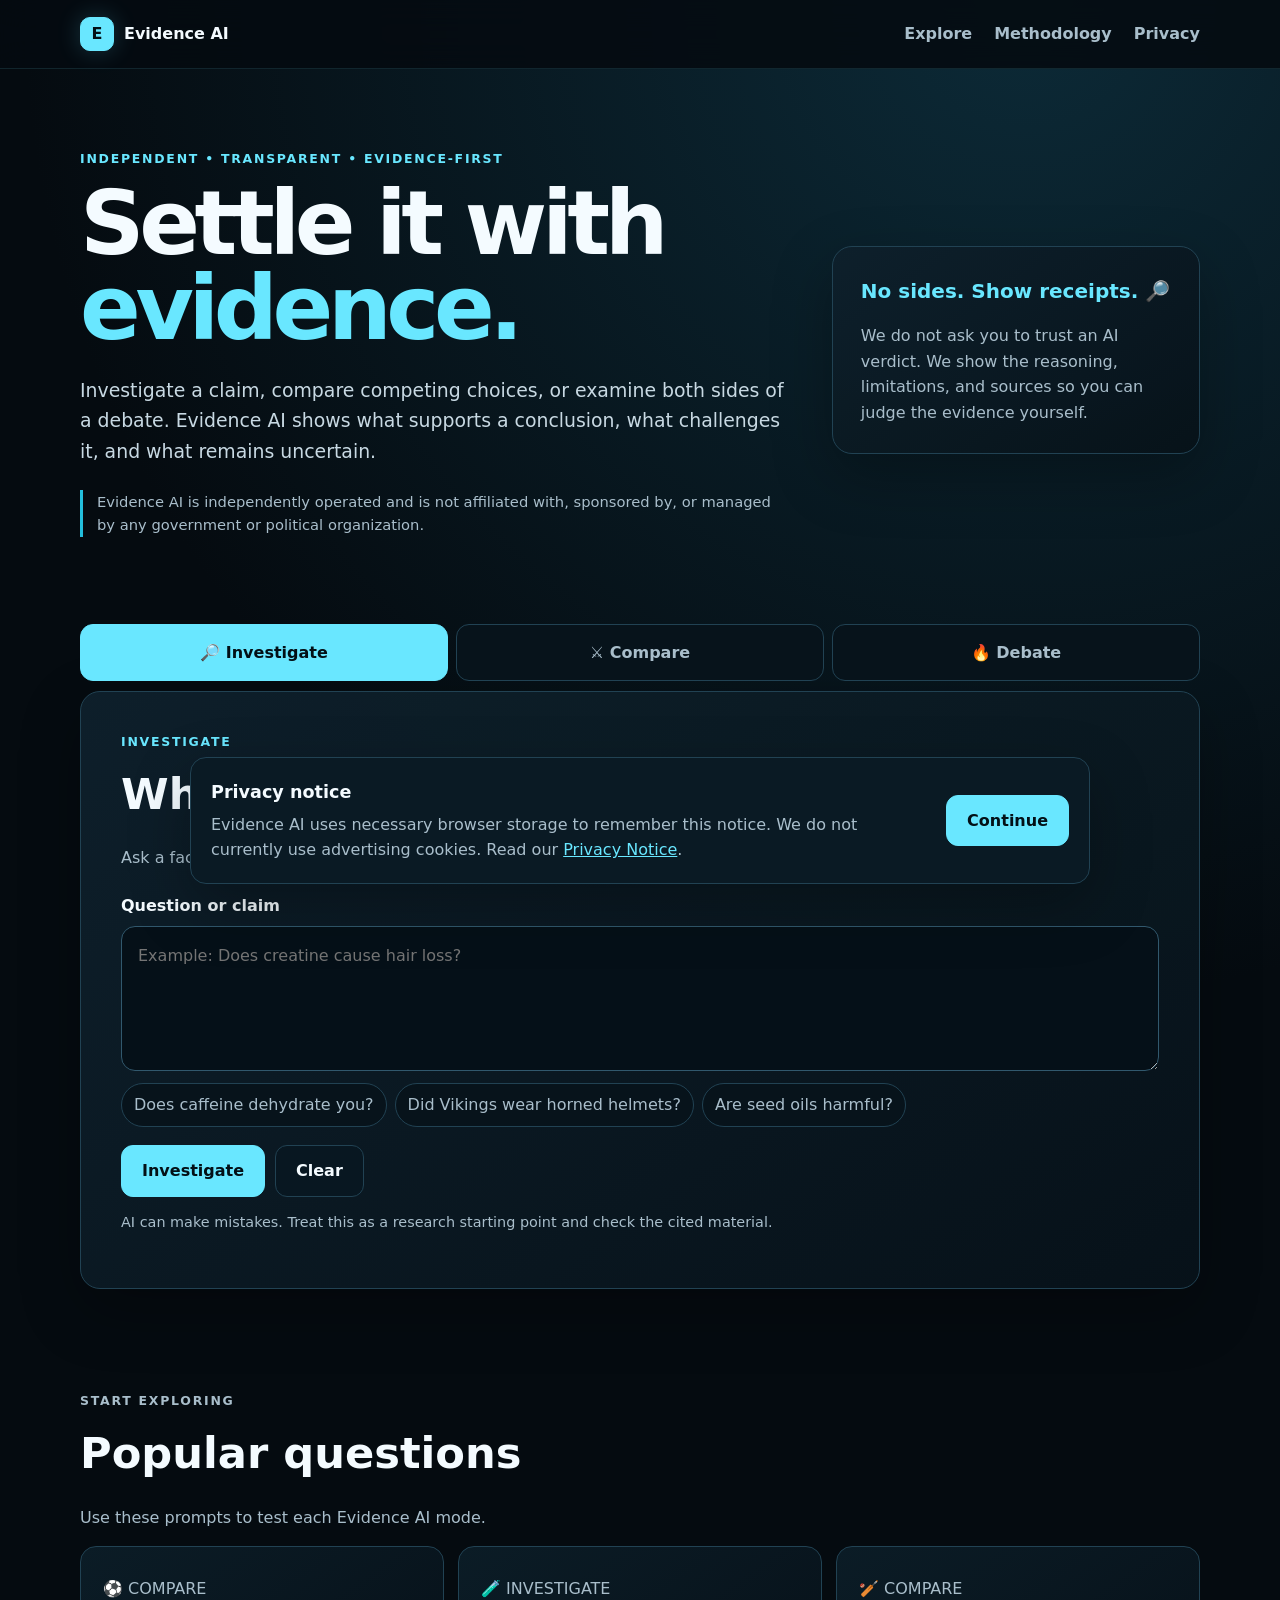
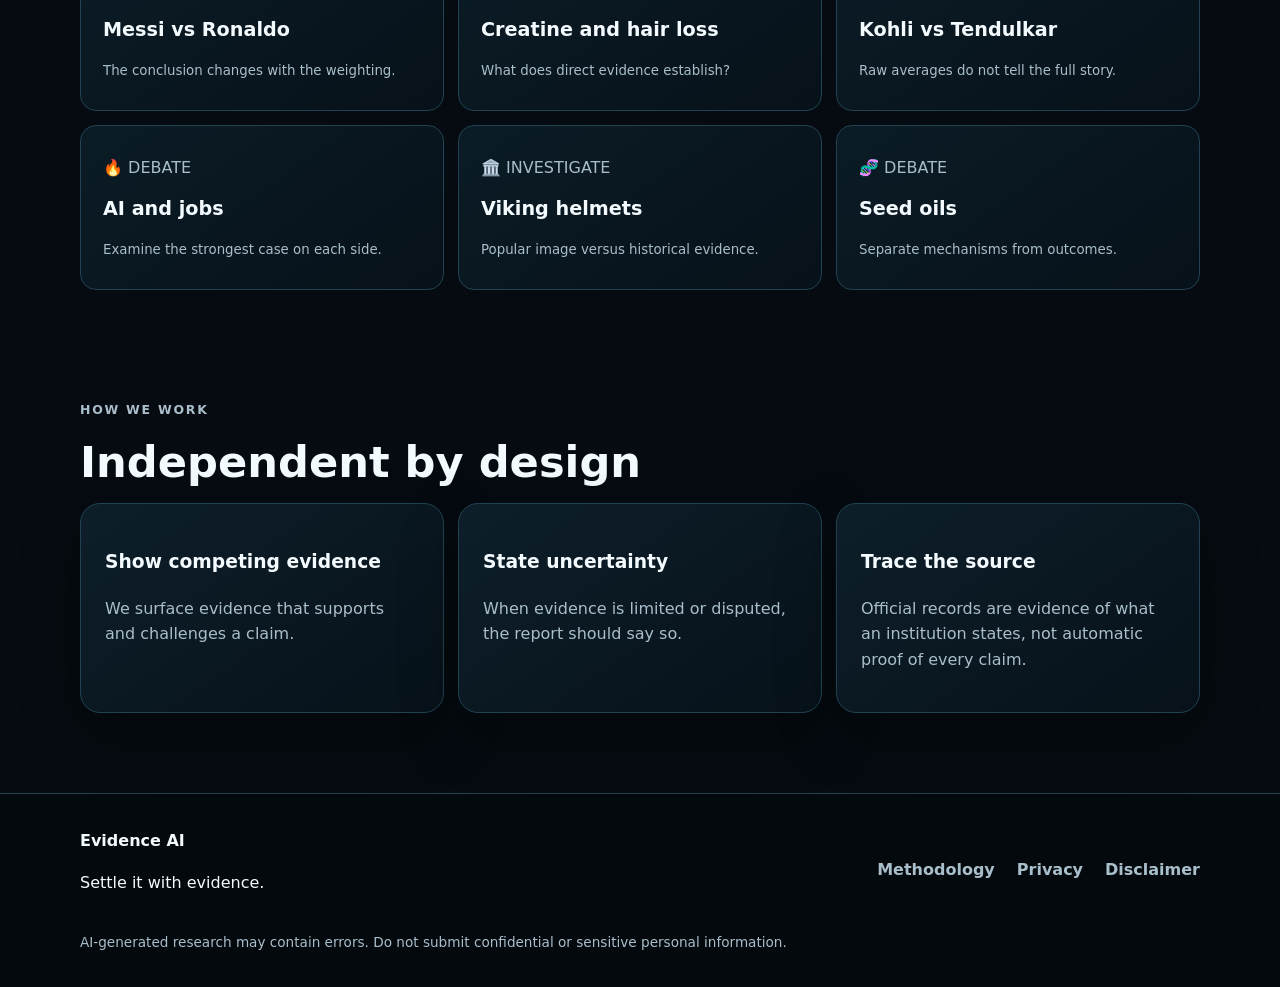
<file: index.html>
<!doctype html>
<html lang="en">
<head>
  <meta charset="utf-8">
  <meta name="viewport" content="width=device-width, initial-scale=1">
  <meta name="description" content="Investigate claims, compare competing ideas, and examine debates with transparent evidence.">
  <meta property="og:title" content="Evidence AI - Settle it with evidence">
  <meta property="og:description" content="Independent, transparent, evidence-first investigations.">
  <title>Evidence AI - Settle it with evidence</title>
  <link rel="stylesheet" href="/style.css?v=40">
</head>
<body>
<header class="site-header">
  <div class="wrap nav-wrap">
    <a class="brand" href="/" aria-label="Evidence AI home"><span class="brand-mark">E</span><span>Evidence AI</span></a>
    <nav aria-label="Main navigation"><a href="#explore">Explore</a><a href="/methodology.html">Methodology</a><a href="/privacy.html">Privacy</a></nav>
  </div>
</header>
<main>
  <section class="hero"><div class="wrap hero-grid">
    <div>
      <p class="eyebrow">INDEPENDENT • TRANSPARENT • EVIDENCE-FIRST</p>
      <h1>Settle it with <span>evidence.</span></h1>
      <p class="intro">Investigate a claim, compare competing choices, or examine both sides of a debate. Evidence AI shows what supports a conclusion, what challenges it, and what remains uncertain.</p>
      <p class="independence">Evidence AI is independently operated and is not affiliated with, sponsored by, or managed by any government or political organization.</p>
    </div>
    <div class="hero-card"><strong>No sides. Show receipts. 🔎</strong><p>We do not ask you to trust an AI verdict. We show the reasoning, limitations, and sources so you can judge the evidence yourself.</p></div>
  </div></section>

  <section class="wrap workspace" id="explore">
    <div class="mode-tabs" role="tablist" aria-label="Research mode">
      <button class="mode-tab active" data-mode="investigate" role="tab" aria-selected="true" type="button">🔎 Investigate</button>
      <button class="mode-tab" data-mode="compare" role="tab" aria-selected="false" type="button">⚔️ Compare</button>
      <button class="mode-tab" data-mode="debate" role="tab" aria-selected="false" type="button">🔥 Debate</button>
    </div>
    <section class="panel ask-panel" aria-labelledby="ask-title">
      <div class="mode-copy"><p class="eyebrow" id="modeEyebrow">INVESTIGATE</p><h2 id="ask-title">What do you want to examine?</h2><p id="modeDescription">Ask a factual question or enter a claim. Evidence AI will separate support, challenge, uncertainty, and limitations.</p></div>
      <label for="question">Question or claim</label>
      <textarea id="question" maxlength="1000" placeholder="Example: Does creatine cause hair loss?"></textarea>
      <div class="examples" id="examples"><button type="button">Does caffeine dehydrate you?</button><button type="button">Did Vikings wear horned helmets?</button><button type="button">Are seed oils harmful?</button></div>
      <div class="actions"><button id="askButton" class="primary" type="button">Investigate</button><button id="clearButton" class="secondary" type="button">Clear</button></div>
      <p class="button-help">AI can make mistakes. Treat this as a research starting point and check the cited material.</p>
      <span id="message" role="status" aria-live="polite"></span>
    </section>

    <section id="answerCard" class="panel report hidden" aria-labelledby="report-title">
      <div class="report-top"><div><p class="eyebrow">EVIDENCE REPORT</p><h2 id="report-title">Assessment</h2></div><span id="sourceBadge" class="source-badge"></span></div>
      <div class="verdict-card"><span>VERDICT</span><strong id="verdict">Assessment available</strong><div class="quality-row"><span class="quality-label">EVIDENCE QUALITY</span><strong id="evidenceQuality">Not assessed</strong></div><p id="summary"></p></div>
      <div class="report-grid">
        <section><h3>What supports it</h3><ul id="supports"></ul></section>
        <section><h3>What challenges it</h3><ul id="challenges"></ul></section>
        <section><h3>What remains uncertain</h3><ul id="uncertainties"></ul></section>
        <section><h3>Limitations</h3><ul id="limitations"></ul></section>
      </div>
      <section id="sourcesSection" class="sources-section"><h3>Sources and further reading</h3><div id="sourcesList"></div><p id="sourceNotice" class="notice"></p></section>
      <div class="report-actions"><button id="copyButton" class="secondary" type="button">Copy summary</button><button id="shareButton" class="secondary" type="button">Share</button><button id="downloadPdfButton" class="secondary pdf-button" type="button">⬇ Download PDF</button></div>
    </section>
  </section>

  <section class="wrap launch-library"><div class="section-heading"><p class="eyebrow">START EXPLORING</p><h2>Popular questions</h2><p>Use these prompts to test each Evidence AI mode.</p></div><div class="topic-grid">
    <button class="topic" type="button" data-mode="compare" data-question="Messi vs Ronaldo: who had the stronger career, and how does the answer change by criteria?"><span>⚽ COMPARE</span><strong>Messi vs Ronaldo</strong><small>The conclusion changes with the weighting.</small></button>
    <button class="topic" type="button" data-mode="investigate" data-question="Does creatine cause hair loss?"><span>🧪 INVESTIGATE</span><strong>Creatine and hair loss</strong><small>What does direct evidence establish?</small></button>
    <button class="topic" type="button" data-mode="compare" data-question="Kohli vs Tendulkar: compare their careers while accounting for era and conditions."><span>🏏 COMPARE</span><strong>Kohli vs Tendulkar</strong><small>Raw averages do not tell the full story.</small></button>
    <button class="topic" type="button" data-mode="debate" data-question="Will artificial intelligence eliminate more jobs than it creates?"><span>🔥 DEBATE</span><strong>AI and jobs</strong><small>Examine the strongest case on each side.</small></button>
    <button class="topic" type="button" data-mode="investigate" data-question="Did Vikings commonly wear horned helmets?"><span>🏛️ INVESTIGATE</span><strong>Viking helmets</strong><small>Popular image versus historical evidence.</small></button>
    <button class="topic" type="button" data-mode="debate" data-question="Are seed oils harmful to human health?"><span>🧬 DEBATE</span><strong>Seed oils</strong><small>Separate mechanisms from outcomes.</small></button>
  </div></section>

  <section class="wrap principles"><div class="section-heading"><p class="eyebrow">HOW WE WORK</p><h2>Independent by design</h2></div><div class="principle-grid"><article><h3>Show competing evidence</h3><p>We surface evidence that supports and challenges a claim.</p></article><article><h3>State uncertainty</h3><p>When evidence is limited or disputed, the report should say so.</p></article><article><h3>Trace the source</h3><p>Official records are evidence of what an institution states, not automatic proof of every claim.</p></article></div></section>
</main>
<footer><div class="wrap footer-grid"><div><strong>Evidence AI</strong><p>Settle it with evidence.</p></div><nav aria-label="Footer"><a href="/methodology.html">Methodology</a><a href="/privacy.html">Privacy</a><a href="/disclaimer.html">Disclaimer</a></nav></div><div class="wrap legal">AI-generated research may contain errors. Do not submit confidential or sensitive personal information.</div></footer>
<div id="cookieNotice" class="cookie-notice hidden" role="dialog" aria-labelledby="cookieTitle" aria-describedby="cookieDescription"><div><h2 id="cookieTitle">Privacy notice</h2><p id="cookieDescription">Evidence AI uses necessary browser storage to remember this notice. We do not currently use advertising cookies. Read our <a href="/privacy.html">Privacy Notice</a>.</p></div><button id="acceptCookies" type="button">Continue</button></div>
<script src="/app.js?v=40" defer></script>
</body>
</html>
</file>
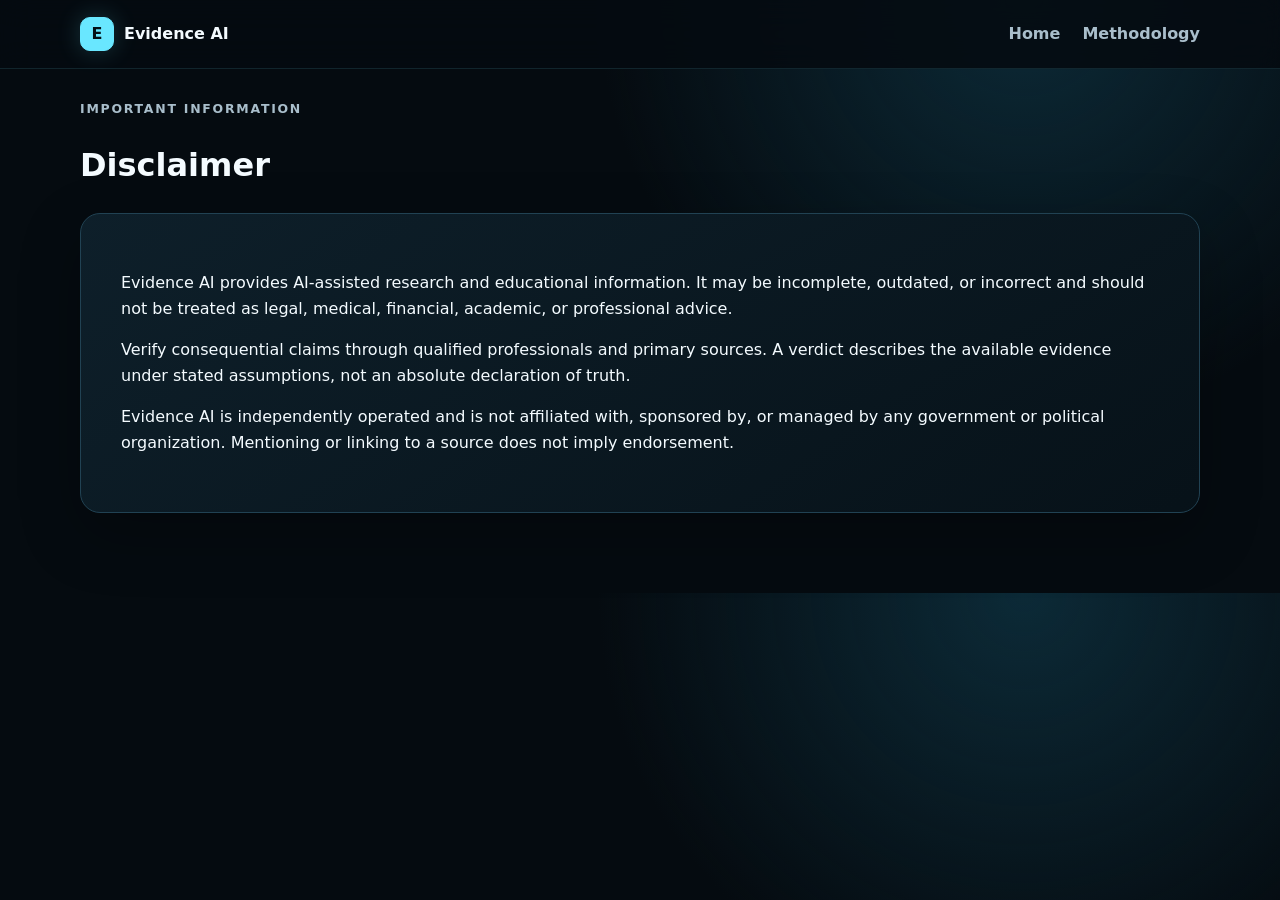
<file: disclaimer.html>
<!doctype html><html lang="en"><head><meta charset="utf-8"><meta name="viewport" content="width=device-width,initial-scale=1"><title>Disclaimer | Evidence AI</title><link rel="stylesheet" href="/style.css?v=10"></head><body><header class="site-header"><div class="wrap nav-wrap"><a class="brand" href="/"><span class="brand-mark">E</span><span>Evidence AI</span></a><nav><a href="/">Home</a><a href="/methodology.html">Methodology</a></nav></div></header><main class="wrap launch-library"><div class="section-heading"><p class="eyebrow">IMPORTANT INFORMATION</p><h1>Disclaimer</h1></div><article class="panel"><p>Evidence AI provides AI-assisted research and educational information. It may be incomplete, outdated, or incorrect and should not be treated as legal, medical, financial, academic, or professional advice.</p><p>Verify consequential claims through qualified professionals and primary sources. A verdict describes the available evidence under stated assumptions, not an absolute declaration of truth.</p><p>Evidence AI is independently operated and is not affiliated with, sponsored by, or managed by any government or political organization. Mentioning or linking to a source does not imply endorsement.</p></article></main></body></html>
</file>
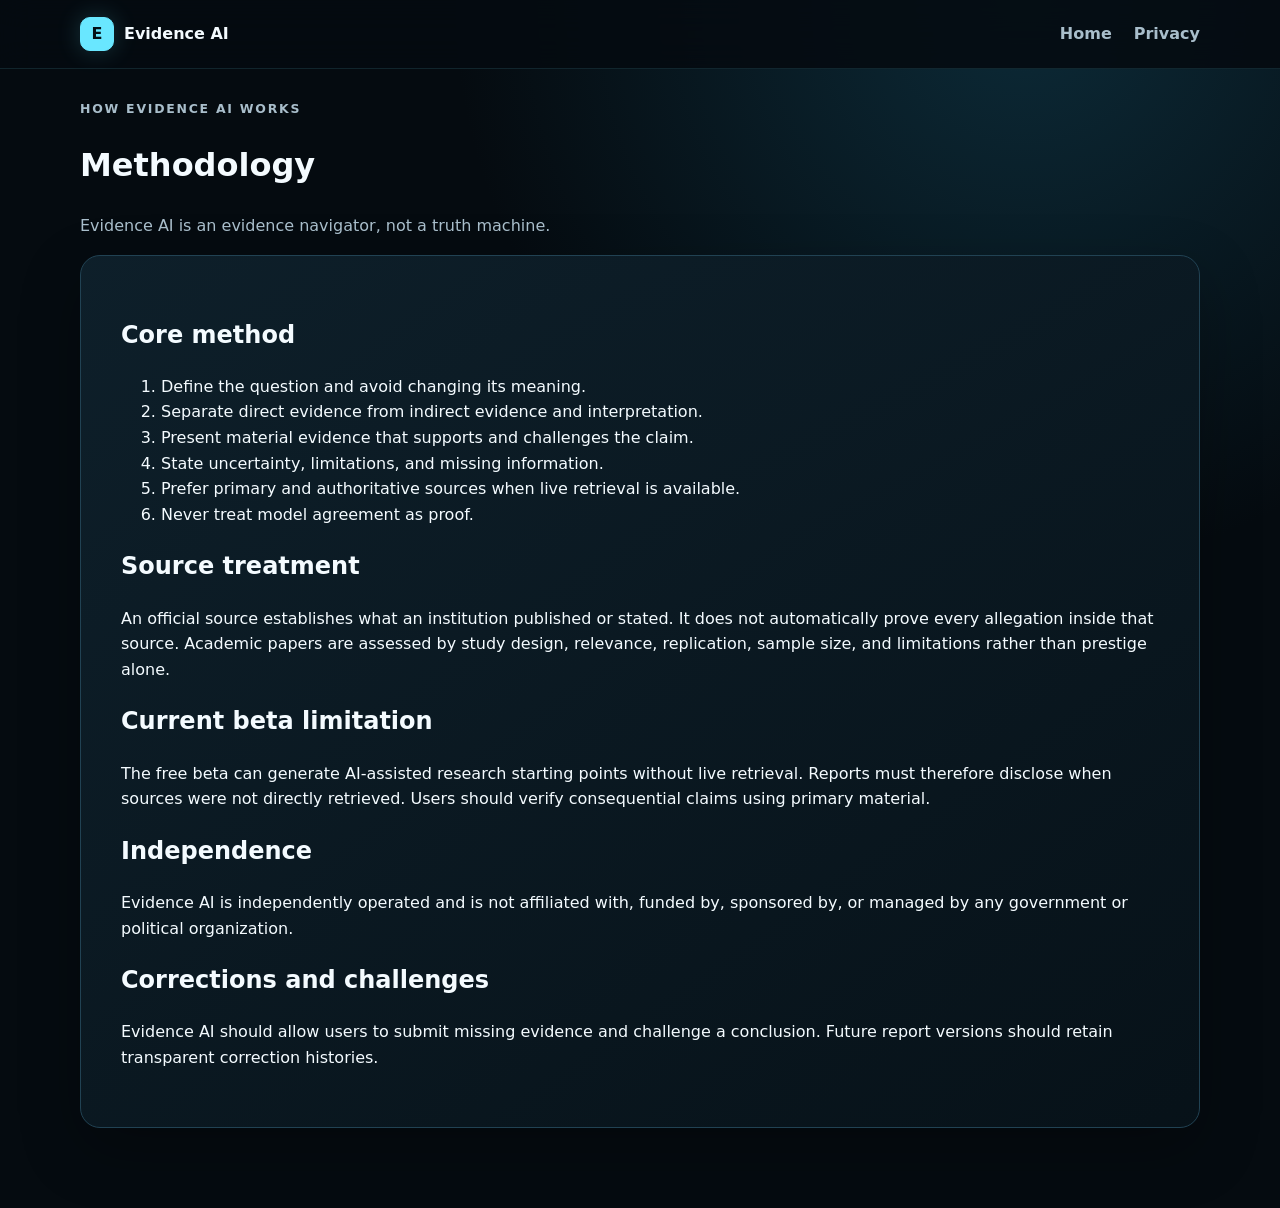
<file: methodology.html>
<!doctype html><html lang="en"><head><meta charset="utf-8"><meta name="viewport" content="width=device-width,initial-scale=1"><title>Methodology | Evidence AI</title><link rel="stylesheet" href="/style.css?v=10"></head><body><header class="site-header"><div class="wrap nav-wrap"><a class="brand" href="/"><span class="brand-mark">E</span><span>Evidence AI</span></a><nav><a href="/">Home</a><a href="/privacy.html">Privacy</a></nav></div></header><main class="wrap launch-library"><div class="section-heading"><p class="eyebrow">HOW EVIDENCE AI WORKS</p><h1>Methodology</h1><p>Evidence AI is an evidence navigator, not a truth machine.</p></div><article class="panel"><h2>Core method</h2><ol><li>Define the question and avoid changing its meaning.</li><li>Separate direct evidence from indirect evidence and interpretation.</li><li>Present material evidence that supports and challenges the claim.</li><li>State uncertainty, limitations, and missing information.</li><li>Prefer primary and authoritative sources when live retrieval is available.</li><li>Never treat model agreement as proof.</li></ol><h2>Source treatment</h2><p>An official source establishes what an institution published or stated. It does not automatically prove every allegation inside that source. Academic papers are assessed by study design, relevance, replication, sample size, and limitations rather than prestige alone.</p><h2>Current beta limitation</h2><p>The free beta can generate AI-assisted research starting points without live retrieval. Reports must therefore disclose when sources were not directly retrieved. Users should verify consequential claims using primary material.</p><h2>Independence</h2><p>Evidence AI is independently operated and is not affiliated with, funded by, sponsored by, or managed by any government or political organization.</p><h2>Corrections and challenges</h2><p>Evidence AI should allow users to submit missing evidence and challenge a conclusion. Future report versions should retain transparent correction histories.</p></article></main></body></html>
</file>
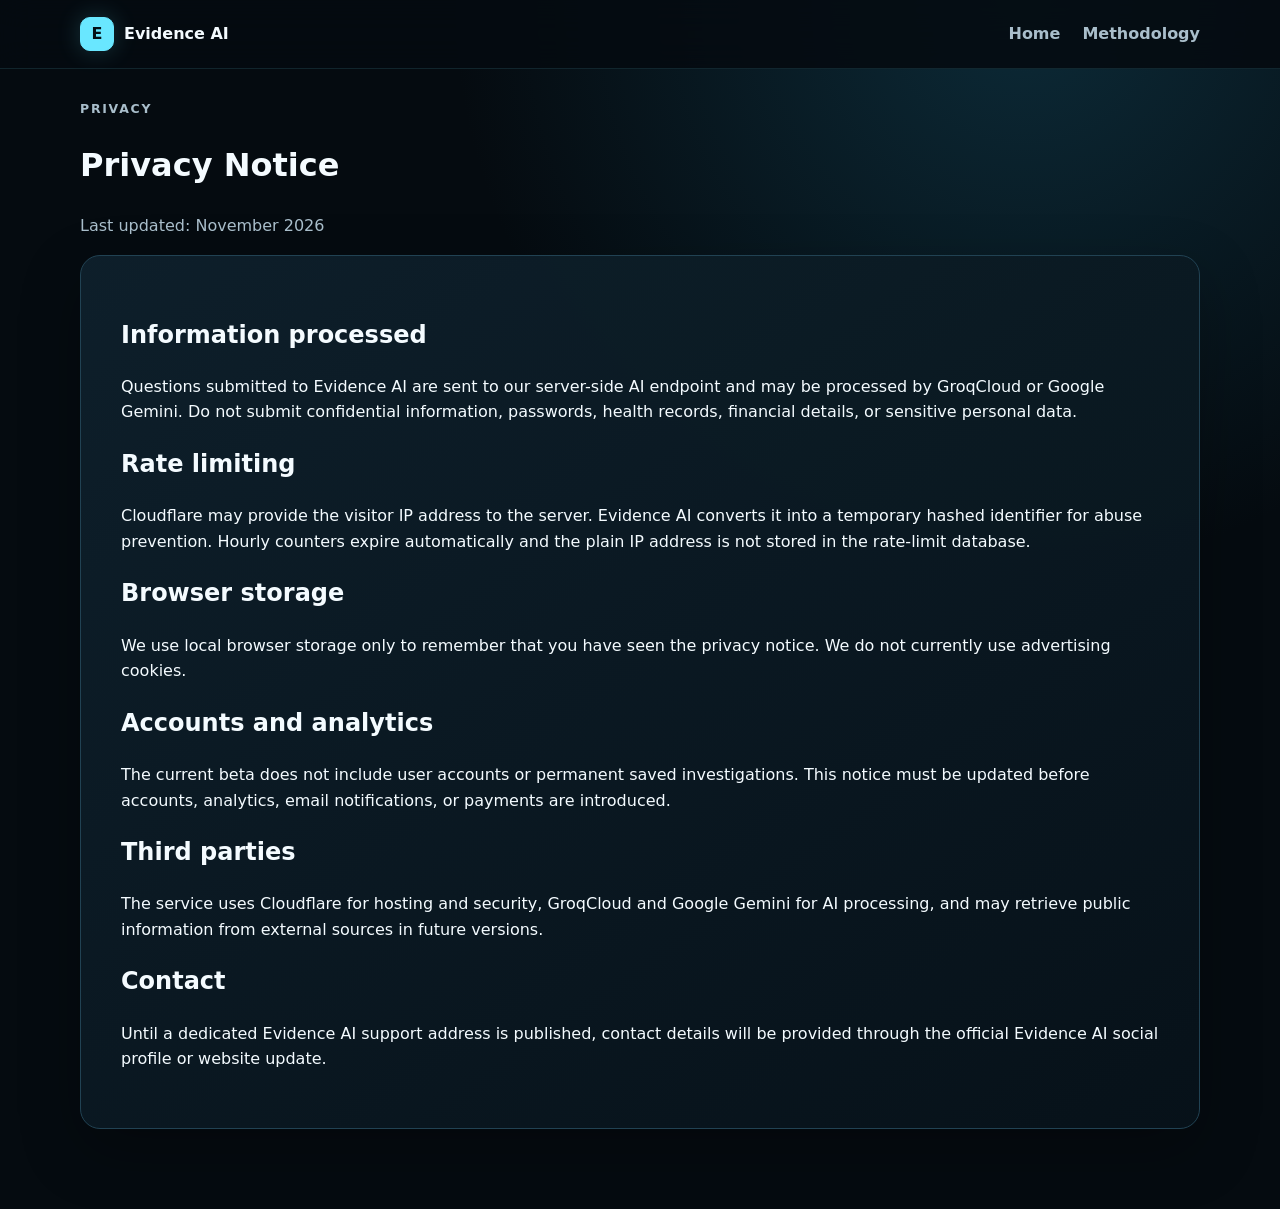
<file: privacy.html>
<!doctype html><html lang="en"><head><meta charset="utf-8"><meta name="viewport" content="width=device-width,initial-scale=1"><title>Privacy | Evidence AI</title><link rel="stylesheet" href="/style.css?v=10"></head><body><header class="site-header"><div class="wrap nav-wrap"><a class="brand" href="/"><span class="brand-mark">E</span><span>Evidence AI</span></a><nav><a href="/">Home</a><a href="/methodology.html">Methodology</a></nav></div></header><main class="wrap launch-library"><div class="section-heading"><p class="eyebrow">PRIVACY</p><h1>Privacy Notice</h1><p>Last updated: November 2026</p></div><article class="panel"><h2>Information processed</h2><p>Questions submitted to Evidence AI are sent to our server-side AI endpoint and may be processed by GroqCloud or Google Gemini. Do not submit confidential information, passwords, health records, financial details, or sensitive personal data.</p><h2>Rate limiting</h2><p>Cloudflare may provide the visitor IP address to the server. Evidence AI converts it into a temporary hashed identifier for abuse prevention. Hourly counters expire automatically and the plain IP address is not stored in the rate-limit database.</p><h2>Browser storage</h2><p>We use local browser storage only to remember that you have seen the privacy notice. We do not currently use advertising cookies.</p><h2>Accounts and analytics</h2><p>The current beta does not include user accounts or permanent saved investigations. This notice must be updated before accounts, analytics, email notifications, or payments are introduced.</p><h2>Third parties</h2><p>The service uses Cloudflare for hosting and security, GroqCloud and Google Gemini for AI processing, and may retrieve public information from external sources in future versions.</p><h2>Contact</h2><p>Until a dedicated Evidence AI support address is published, contact details will be provided through the official Evidence AI social profile or website update.</p></article></main></body></html>
</file>
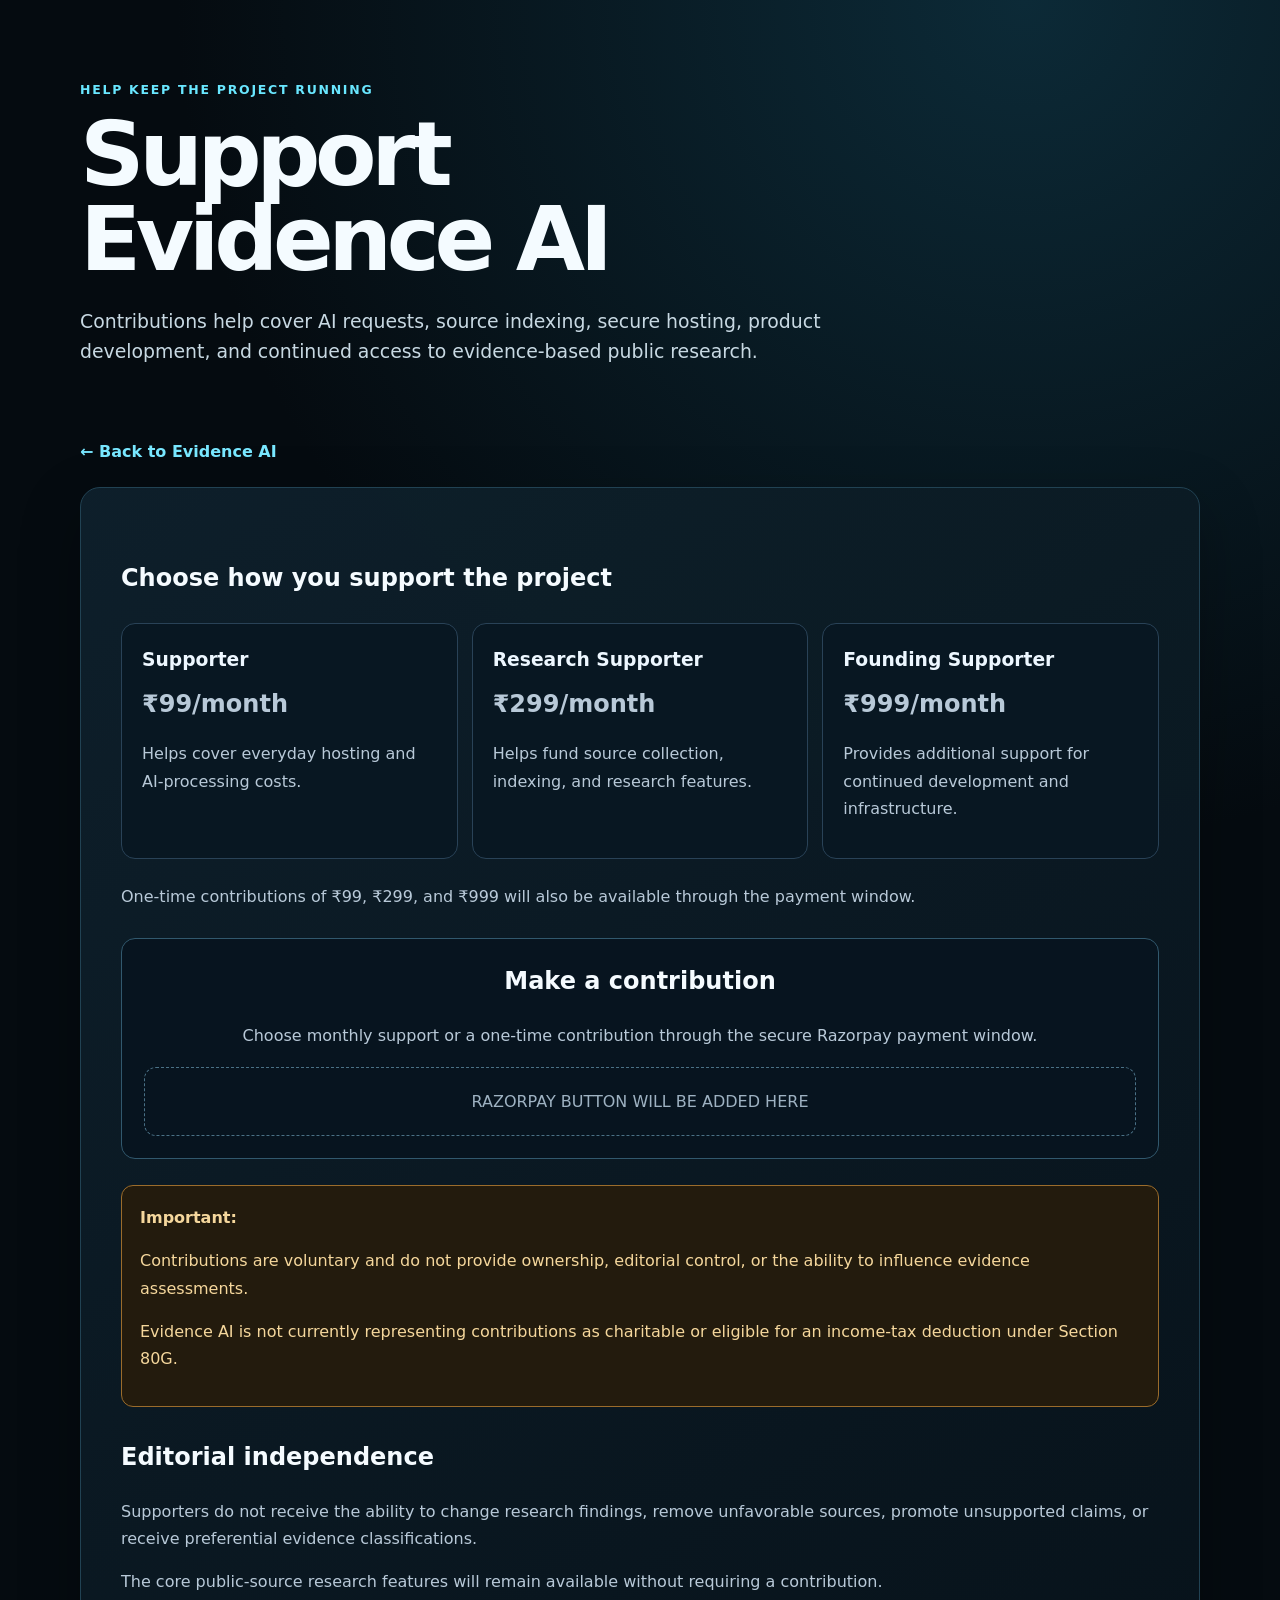
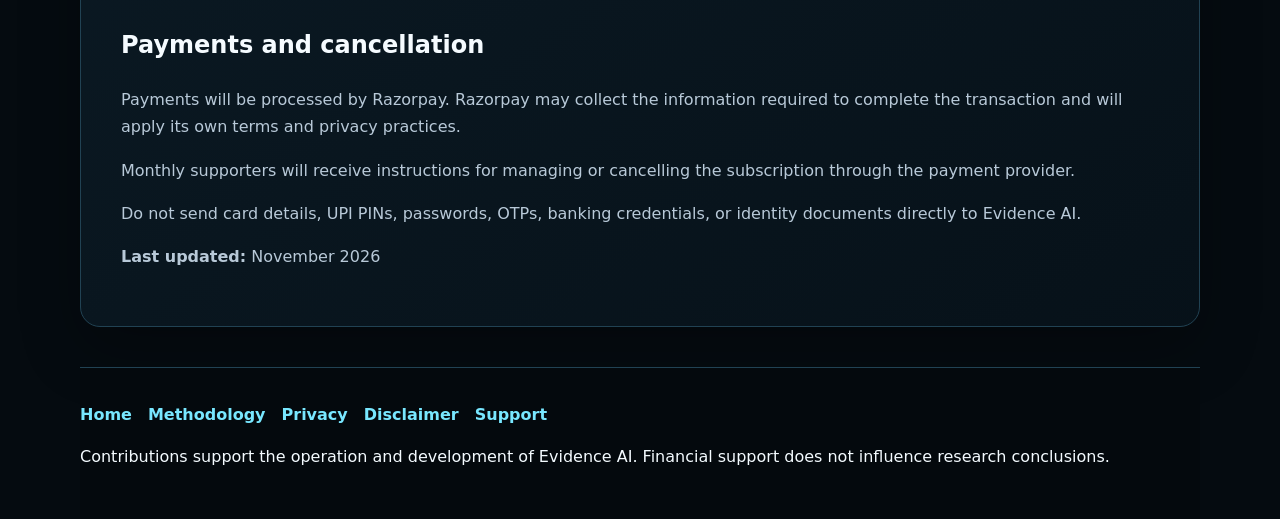
<file: support.html>
<!doctype html>
<html lang="en">
<head>
  <meta charset="utf-8">

  <meta
    name="viewport"
    content="width=device-width, initial-scale=1"
  >

  <meta
    name="description"
    content="Support the continued operation and development of Evidence AI."
  >

  <title>Support Evidence AI</title>

  <link rel="stylesheet" href="/style.css?v=5">

  <style>
    .support-page {
      padding-bottom: 40px;
    }

    .back-link {
      display: inline-block;
      margin-bottom: 22px;
      color: #78e7ff;
      font-weight: 750;
      text-decoration: none;
    }

    .back-link:hover {
      text-decoration: underline;
    }

    .support-content {
      line-height: 1.7;
    }

    .support-content h2 {
      margin-top: 30px;
      color: #f5fbff;
    }

    .support-content p,
    .support-content li {
      color: #b8c9d8;
    }

    .support-grid {
      display: grid;
      grid-template-columns:
        repeat(3, minmax(0, 1fr));
      gap: 14px;
      margin: 24px 0;
    }

    .support-card {
      padding: 20px;
      border: 1px solid #294257;
      border-radius: 14px;
      background: #081722;
    }

    .support-card h3 {
      margin: 0 0 8px;
      color: #edf7ff;
    }

    .support-price {
      margin: 0 0 10px;
      color: #78e7ff;
      font-size: 1.5rem;
      font-weight: 850;
    }

    .payment-area {
      margin-top: 28px;
      padding: 22px;
      border: 1px solid #31586d;
      border-radius: 14px;
      background: #07141f;
      text-align: center;
    }

    .payment-area h2 {
      margin-top: 0;
    }

    .razorpay-placeholder {
      margin-top: 18px;
      padding: 20px;
      border: 1px dashed #4a7186;
      border-radius: 12px;
      color: #9eb2c2;
    }

    .support-notice {
      margin-top: 26px;
      padding: 18px;
      border: 1px solid #9b6c2b;
      border-radius: 12px;
      background: #231b0d;
      color: #f5d79c;
    }

    .support-notice p {
      color: #f5d79c;
    }

    .page-footer-links {
      display: flex;
      gap: 16px;
      flex-wrap: wrap;
      margin-bottom: 14px;
    }

    .page-footer-links a {
      color: #78e7ff;
      text-decoration: none;
    }

    @media (max-width: 720px) {
      .support-grid {
        grid-template-columns: 1fr;
      }
    }
  </style>
</head>

<body>
  <header class="hero">
    <div class="wrap">
      <p class="eyebrow">HELP KEEP THE PROJECT RUNNING</p>

      <h1>Support Evidence AI</h1>

      <p class="intro">
        Contributions help cover AI requests, source indexing,
        secure hosting, product development, and continued access
        to evidence-based public research.
      </p>
    </div>
  </header>

  <main class="wrap support-page">
    <a class="back-link" href="/">
      ← Back to Evidence AI
    </a>

    <article class="panel support-content">
      <h2>Choose how you support the project</h2>

      <div class="support-grid">
        <section class="support-card">
          <h3>Supporter</h3>
          <p class="support-price">₹99/month</p>
          <p>
            Helps cover everyday hosting and AI-processing costs.
          </p>
        </section>

        <section class="support-card">
          <h3>Research Supporter</h3>
          <p class="support-price">₹299/month</p>
          <p>
            Helps fund source collection, indexing, and research
            features.
          </p>
        </section>

        <section class="support-card">
          <h3>Founding Supporter</h3>
          <p class="support-price">₹999/month</p>
          <p>
            Provides additional support for continued development
            and infrastructure.
          </p>
        </section>
      </div>

      <p>
        One-time contributions of ₹99, ₹299, and ₹999 will also be
        available through the payment window.
      </p>

      <section class="payment-area">
        <h2>Make a contribution</h2>

        <p>
          Choose monthly support or a one-time contribution through
          the secure Razorpay payment window.
        </p>

        <div class="razorpay-placeholder">
          RAZORPAY BUTTON WILL BE ADDED HERE
        </div>
      </section>

      <div class="support-notice">
        <strong>Important:</strong>

        <p>
          Contributions are voluntary and do not provide ownership,
          editorial control, or the ability to influence evidence
          assessments.
        </p>

        <p>
          Evidence AI is not currently representing contributions as
          charitable or eligible for an income-tax deduction under
          Section 80G.
        </p>
      </div>

      <h2>Editorial independence</h2>

      <p>
        Supporters do not receive the ability to change research
        findings, remove unfavorable sources, promote unsupported
        claims, or receive preferential evidence classifications.
      </p>

      <p>
        The core public-source research features will remain
        available without requiring a contribution.
      </p>

      <h2>Payments and cancellation</h2>

      <p>
        Payments will be processed by Razorpay. Razorpay may collect
        the information required to complete the transaction and will
        apply its own terms and privacy practices.
      </p>

      <p>
        Monthly supporters will receive instructions for managing or
        cancelling the subscription through the payment provider.
      </p>

      <p>
        Do not send card details, UPI PINs, passwords, OTPs, banking
        credentials, or identity documents directly to Evidence AI.
      </p>

      <p>
        <strong>Last updated:</strong>
        November 2026
      </p>
    </article>
  </main>

  <footer class="wrap">
    <nav
      class="page-footer-links"
      aria-label="Evidence AI information"
    >
      <a href="/">Home</a>
      <a href="/methodology.html">Methodology</a>
      <a href="/privacy.html">Privacy</a>
      <a href="/disclaimer.html">Disclaimer</a>
      <a href="/support.html">Support</a>
    </nav>

    <p>
      Contributions support the operation and development of
      Evidence AI. Financial support does not influence research
      conclusions.
    </p>
  </footer>
</body>
</html>
</file>
<file: style.css>
:root{color-scheme:dark;font-family:Inter,ui-sans-serif,system-ui,-apple-system,BlinkMacSystemFont,"Segoe UI",sans-serif;--bg:#050b10;--card:#0b1720;--card2:#0e202b;--line:#214253;--text:#f4fbff;--muted:#a9becb;--cyan:#69e7ff;--cyan2:#23bedc;--green:#67e8b1;--amber:#f4b740;--red:#ff6565;--shadow:0 22px 60px rgba(0,0,0,.28)}
*{box-sizing:border-box}html{scroll-behavior:smooth}body{margin:0;background:radial-gradient(circle at 80% 0,#0c2a37 0,transparent 36%),var(--bg);color:var(--text);line-height:1.6}.wrap{width:min(1120px,calc(100% - 32px));margin:auto}a{color:var(--cyan)}button,textarea{font:inherit}
.site-header{position:sticky;top:0;z-index:10;background:rgba(5,11,16,.88);backdrop-filter:blur(16px);border-bottom:1px solid rgba(105,231,255,.12)}.nav-wrap,.footer-grid{display:flex;align-items:center;justify-content:space-between;gap:24px}.nav-wrap{min-height:68px}.brand{display:flex;align-items:center;gap:10px;color:var(--text);text-decoration:none;font-weight:850}.brand-mark{display:grid;place-items:center;width:34px;height:34px;border:1px solid var(--cyan);border-radius:10px;color:#041016;background:var(--cyan);box-shadow:0 0 24px rgba(105,231,255,.2)}nav{display:flex;gap:22px;flex-wrap:wrap}nav a{text-decoration:none;color:var(--muted);font-weight:700}nav a:hover{color:var(--cyan)}
.hero{padding:80px 0 54px}.hero-grid{display:grid;grid-template-columns:1.45fr .75fr;gap:40px;align-items:center}.eyebrow{margin:0 0 8px;color:var(--cyan);font-size:.78rem;font-weight:900;letter-spacing:.14em}.hero h1{font-size:clamp(3rem,7vw,6rem);line-height:.95;letter-spacing:-.06em;margin:12px 0 24px;max-width:760px}.hero h1 span{color:var(--cyan)}.intro{font-size:1.18rem;color:#c8d9e3;max-width:750px}.independence{font-size:.92rem;color:var(--muted);border-left:3px solid var(--cyan2);padding-left:14px;margin-top:24px}
.hero-card,.panel,.principles article{background:linear-gradient(145deg,rgba(14,32,43,.96),rgba(7,18,25,.96));border:1px solid var(--line);border-radius:20px;box-shadow:var(--shadow)}.hero-card{padding:28px}.hero-card strong{font-size:1.25rem;color:var(--cyan)}.hero-card p{color:var(--muted);margin-bottom:0}
.workspace{padding:18px 0 72px}.mode-tabs{display:grid;grid-template-columns:repeat(3,1fr);gap:8px;margin-bottom:10px}.mode-tab{border:1px solid var(--line);background:#07131b;color:var(--muted);padding:15px;border-radius:13px;cursor:pointer;font-weight:850}.mode-tab:hover{border-color:var(--cyan2);color:var(--text)}.mode-tab.active{background:var(--cyan);border-color:var(--cyan);color:#031016}.panel{padding:clamp(22px,4vw,40px)}.mode-copy h2,.section-heading h2{font-size:clamp(1.8rem,4vw,2.7rem);margin:6px 0}.mode-copy p:not(.eyebrow),.section-heading p{color:var(--muted)}
.ask-panel label{display:block;font-weight:800;margin:22px 0 8px}textarea{display:block;width:100%;min-height:145px;resize:vertical;border:1px solid #31586d;border-radius:14px;background:#051018;color:var(--text);padding:16px;outline:none}textarea:focus,button:focus-visible,a:focus-visible{outline:3px solid rgba(105,231,255,.32);outline-offset:2px}.examples{display:flex;gap:8px;flex-wrap:wrap;margin:12px 0}.examples button{border:1px solid var(--line);background:#07131b;color:var(--muted);border-radius:999px;padding:8px 12px;cursor:pointer}.examples button:hover{color:var(--cyan);border-color:var(--cyan)}
.actions,.report-actions{display:flex;gap:10px;flex-wrap:wrap;margin-top:18px}.primary,.secondary,.cookie-notice button{border-radius:12px;padding:12px 20px;font-weight:850;cursor:pointer}.primary,.cookie-notice button{border:1px solid var(--cyan);background:var(--cyan);color:#031016}.primary:hover,.cookie-notice button:hover{background:#8becff}.secondary{border:1px solid var(--line);background:#081721;color:var(--text)}.secondary:hover{border-color:var(--cyan);color:var(--cyan)}button:disabled{opacity:.55;cursor:not-allowed}.button-help,.notice,#message{color:var(--muted);font-size:.9rem}.hidden{display:none!important}
.report{margin-top:20px}.report-top{display:flex;justify-content:space-between;gap:20px;align-items:flex-start}.source-badge{border:1px solid var(--line);border-radius:999px;padding:7px 12px;color:var(--cyan);font-size:.8rem}.verdict-card{margin:20px 0;padding:22px;border-left:4px solid var(--cyan);background:#06131b;border-radius:12px}.verdict-card span{display:block;color:var(--muted);font-size:.75rem;font-weight:900;letter-spacing:.12em}.verdict-card strong{display:block;font-size:1.65rem;margin:4px 0;color:var(--cyan)}
.verdict-supported{border-left-color:#47d18c}.verdict-supported strong{color:#47d18c}.verdict-mostly-supported{border-left-color:#8bd46e}.verdict-mostly-supported strong{color:#8bd46e}.verdict-inconclusive{border-left-color:#f4b740}.verdict-inconclusive strong{color:#f4b740}.verdict-unsupported{border-left-color:#ff6565}.verdict-unsupported strong{color:#ff6565}.verdict-insufficient{border-left-color:#9aa8b2}.verdict-insufficient strong{color:#9aa8b2}
.report-grid{display:grid;grid-template-columns:repeat(2,1fr);gap:14px}.report-grid section{background:#07131b;border:1px solid #173543;border-radius:14px;padding:18px}.report-grid h3,.sources-section h3{margin-top:0}.report-grid li{margin-bottom:8px;color:#c2d3dd}.sources-section{margin-top:16px;padding-top:20px;border-top:1px solid var(--line)}.source-item{display:block;padding:14px 0;border-bottom:1px solid #15313f}.source-item a{display:block;font-weight:800;text-decoration:none}.source-item a:hover{text-decoration:underline}.source-item small{display:block;margin-top:5px;color:var(--muted)}.source-top{display:flex;gap:8px;align-items:center;flex-wrap:wrap;margin-bottom:7px}.verified-badge{display:inline-flex;align-items:center;border:1px solid #2d7b60;background:rgba(71,209,140,.1);color:#67e8b1;border-radius:999px;padding:3px 8px;font-size:.72rem;font-weight:900}.source-type{color:var(--muted);font-size:.75rem}
.launch-library,.principles{padding:30px 0 80px}.topic-grid,.principle-grid{display:grid;grid-template-columns:repeat(3,1fr);gap:14px}.topic{min-height:165px;text-align:left;padding:22px;border-radius:16px;border:1px solid var(--line);background:linear-gradient(145deg,#0b1c26,#071119);color:var(--text);cursor:pointer;transition:transform .15s ease,border-color .15s ease}.topic:hover{transform:translateY(-2px);border-color:var(--cyan)}.topic span,.topic small{display:block;color:var(--muted)}.topic strong{display:block;font-size:1.2rem;margin:14px 0}.principles article{padding:24px}.principles article p{color:var(--muted)}
footer{border-top:1px solid var(--line);padding:34px 0;background:#04090d}.legal{margin-top:20px;color:var(--muted);font-size:.85rem}.cookie-notice{position:fixed;z-index:20;left:16px;right:16px;bottom:16px;display:flex;align-items:center;justify-content:space-between;gap:24px;max-width:900px;margin:auto;padding:20px;border:1px solid var(--line);border-radius:16px;background:#0a1a24;box-shadow:var(--shadow)}.cookie-notice h2{margin:0;font-size:1.1rem}.cookie-notice p{margin:6px 0 0;color:var(--muted)}.pdf-button{border-color:#3f758c}
@media print{*{box-shadow:none!important}body{background:#fff!important;color:#111!important}.site-header,.hero,.mode-tabs,.ask-panel,.launch-library,.principles,footer,.cookie-notice,.report-actions{display:none!important}.workspace{width:100%!important;padding:0!important}.report{display:block!important;border:0!important;background:#fff!important;color:#111!important;padding:0!important}.report *{color:#111!important}.verdict-card,.report-grid section{background:#fff!important;border-color:#bbb!important}.verified-source a{color:#111!important;text-decoration:underline}.report-grid section,.source-item,.verdict-card{break-inside:avoid}a[href]::after{content:" (" attr(href) ")";font-size:9pt;font-weight:400}@page{size:A4;margin:14mm}}
@media(max-width:800px){.hero-grid{grid-template-columns:1fr}.topic-grid,.principle-grid{grid-template-columns:repeat(2,1fr)}}@media(max-width:620px){.nav-wrap nav{display:none}.hero{padding-top:55px}.hero h1{font-size:3.4rem}.mode-tabs{grid-template-columns:1fr}.report-grid,.topic-grid,.principle-grid{grid-template-columns:1fr}.report-top,.footer-grid,.cookie-notice{align-items:stretch;flex-direction:column}}

/* Source-quality upgrade */
.quality-row{display:flex;align-items:center;gap:10px;flex-wrap:wrap;margin:10px 0 4px}.quality-label{color:var(--muted);font-size:.72rem;font-weight:900;letter-spacing:.11em}.quality-value{font-size:.82rem!important;margin:0!important;padding:4px 9px;border-radius:999px;border:1px solid var(--line);color:var(--text)!important}.quality-high{border-color:#2d7b60;color:#67e8b1!important;background:rgba(71,209,140,.09)}.quality-moderate{border-color:#9c7420;color:#f4b740!important;background:rgba(244,183,64,.08)}.quality-low,.quality-very-low,.quality-not-assessed{border-color:#667784;color:#bbc7cf!important;background:rgba(154,168,178,.08)}.source-quality{display:inline-flex;border-radius:999px;padding:3px 8px;font-size:.72rem;font-weight:900;border:1px solid #536a78;color:#c7d7e0}.source-quality-peer-reviewed-academic{border-color:#376e9c;color:#8dccff;background:rgba(71,145,209,.1)}.source-quality-academic-metadata{border-color:#376e9c;color:#8dccff;background:rgba(71,145,209,.1)}.source-quality-background-context{border-color:#9c7420;color:#f4b740;background:rgba(244,183,64,.08)}.source-quality-primary-authoritative{border-color:#2d7b60;color:#67e8b1;background:rgba(71,209,140,.09)}
</file>
